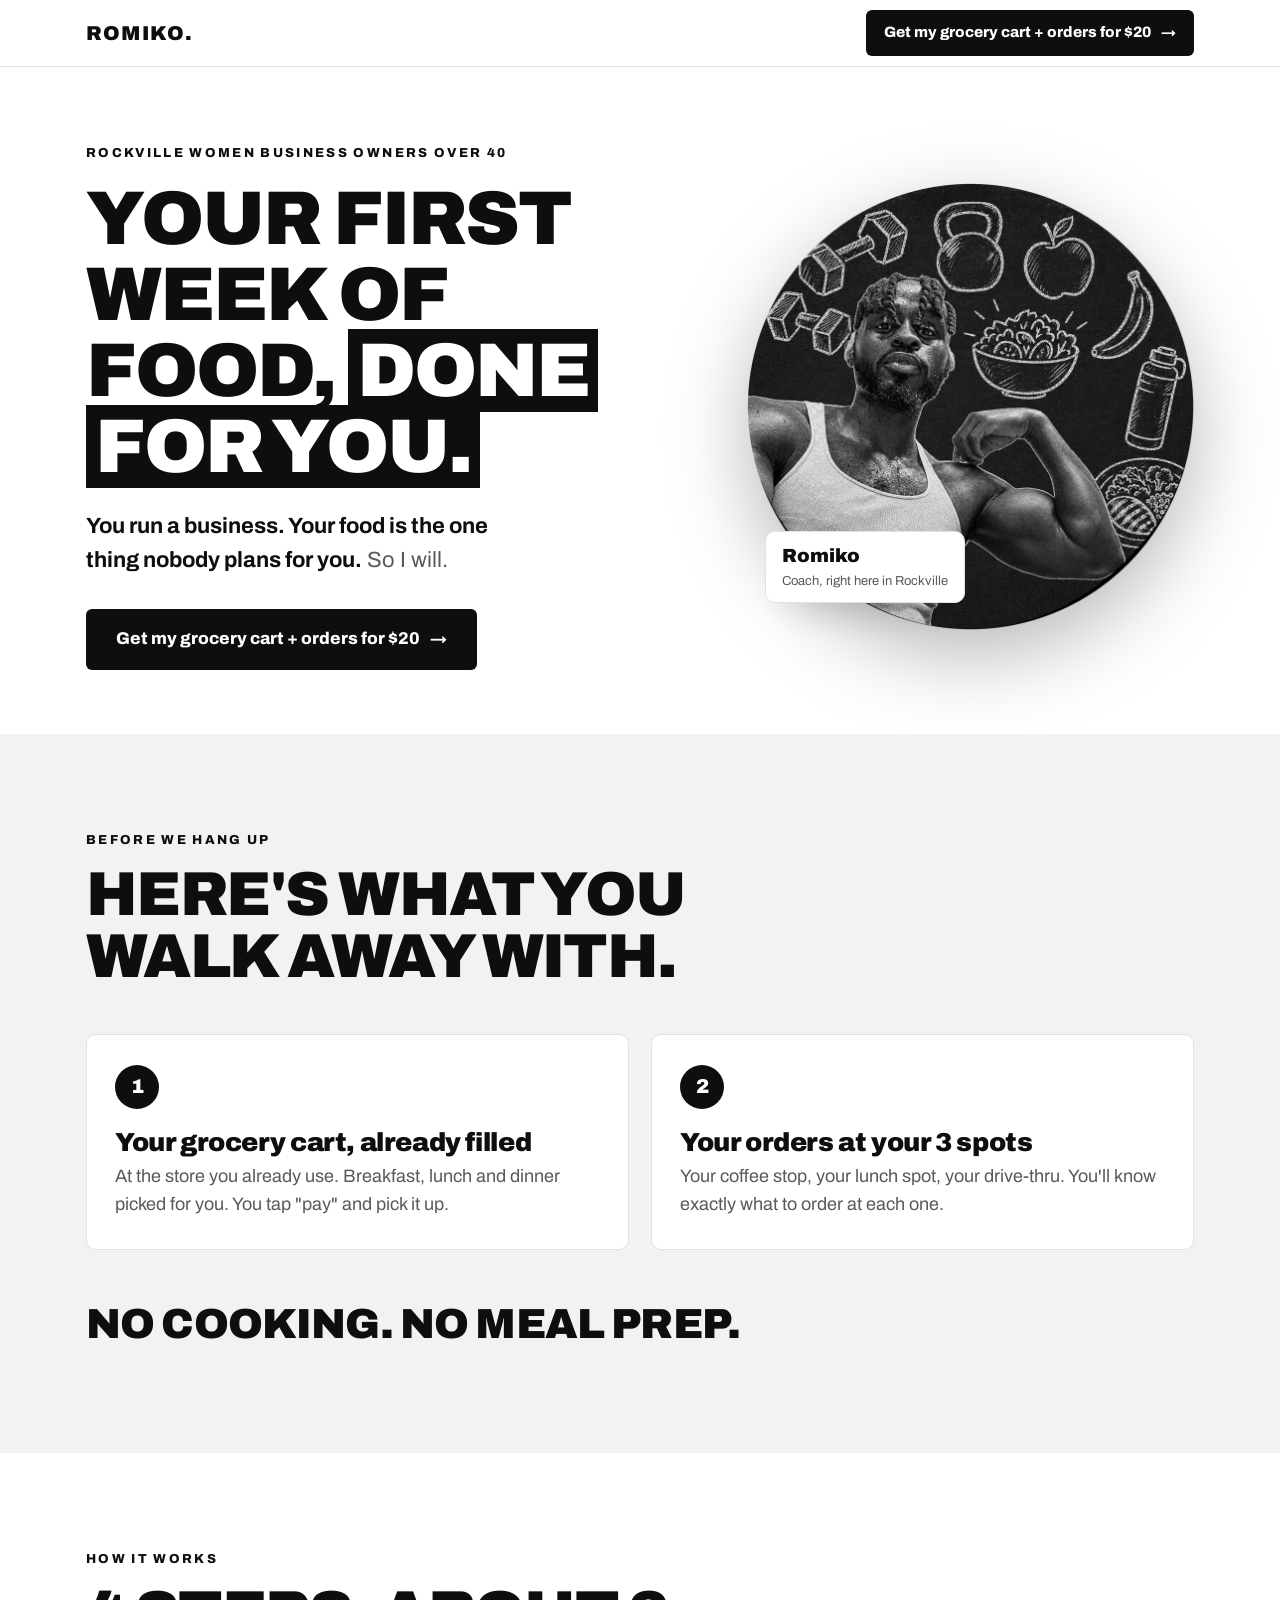
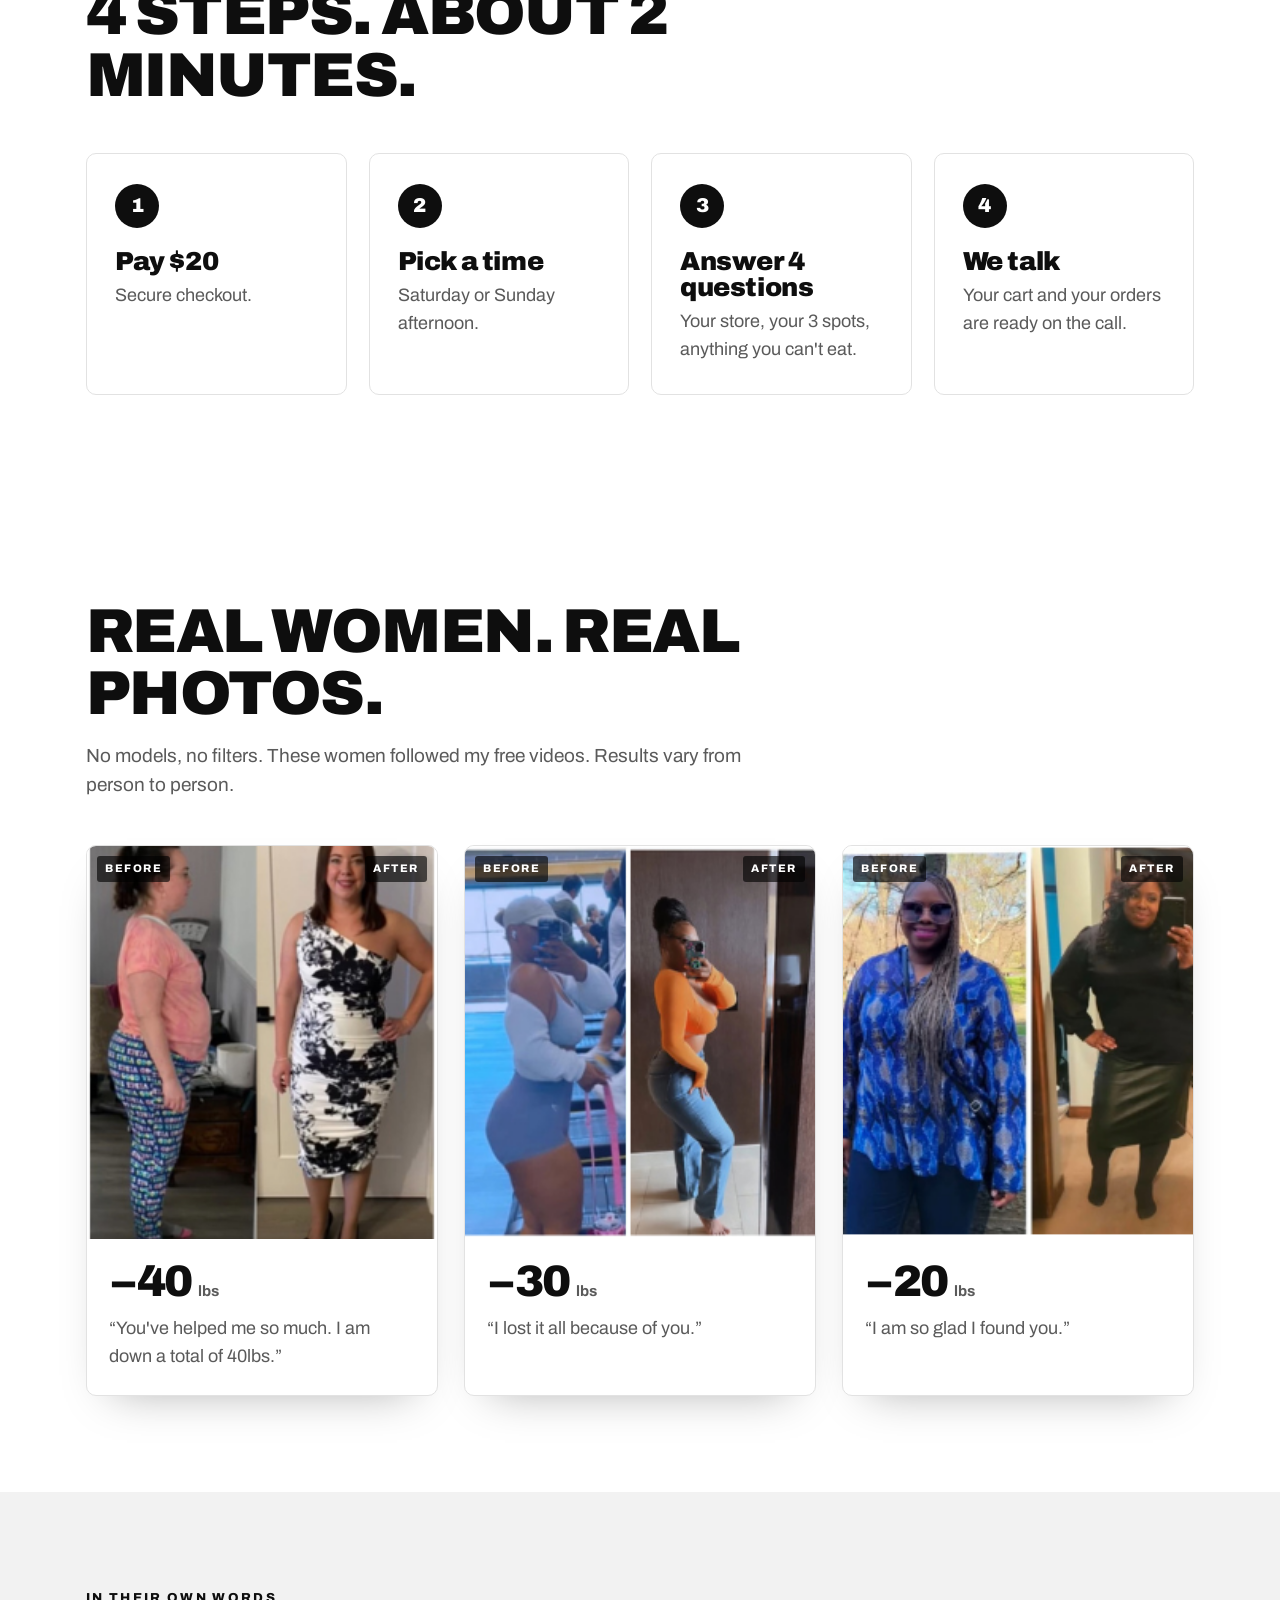
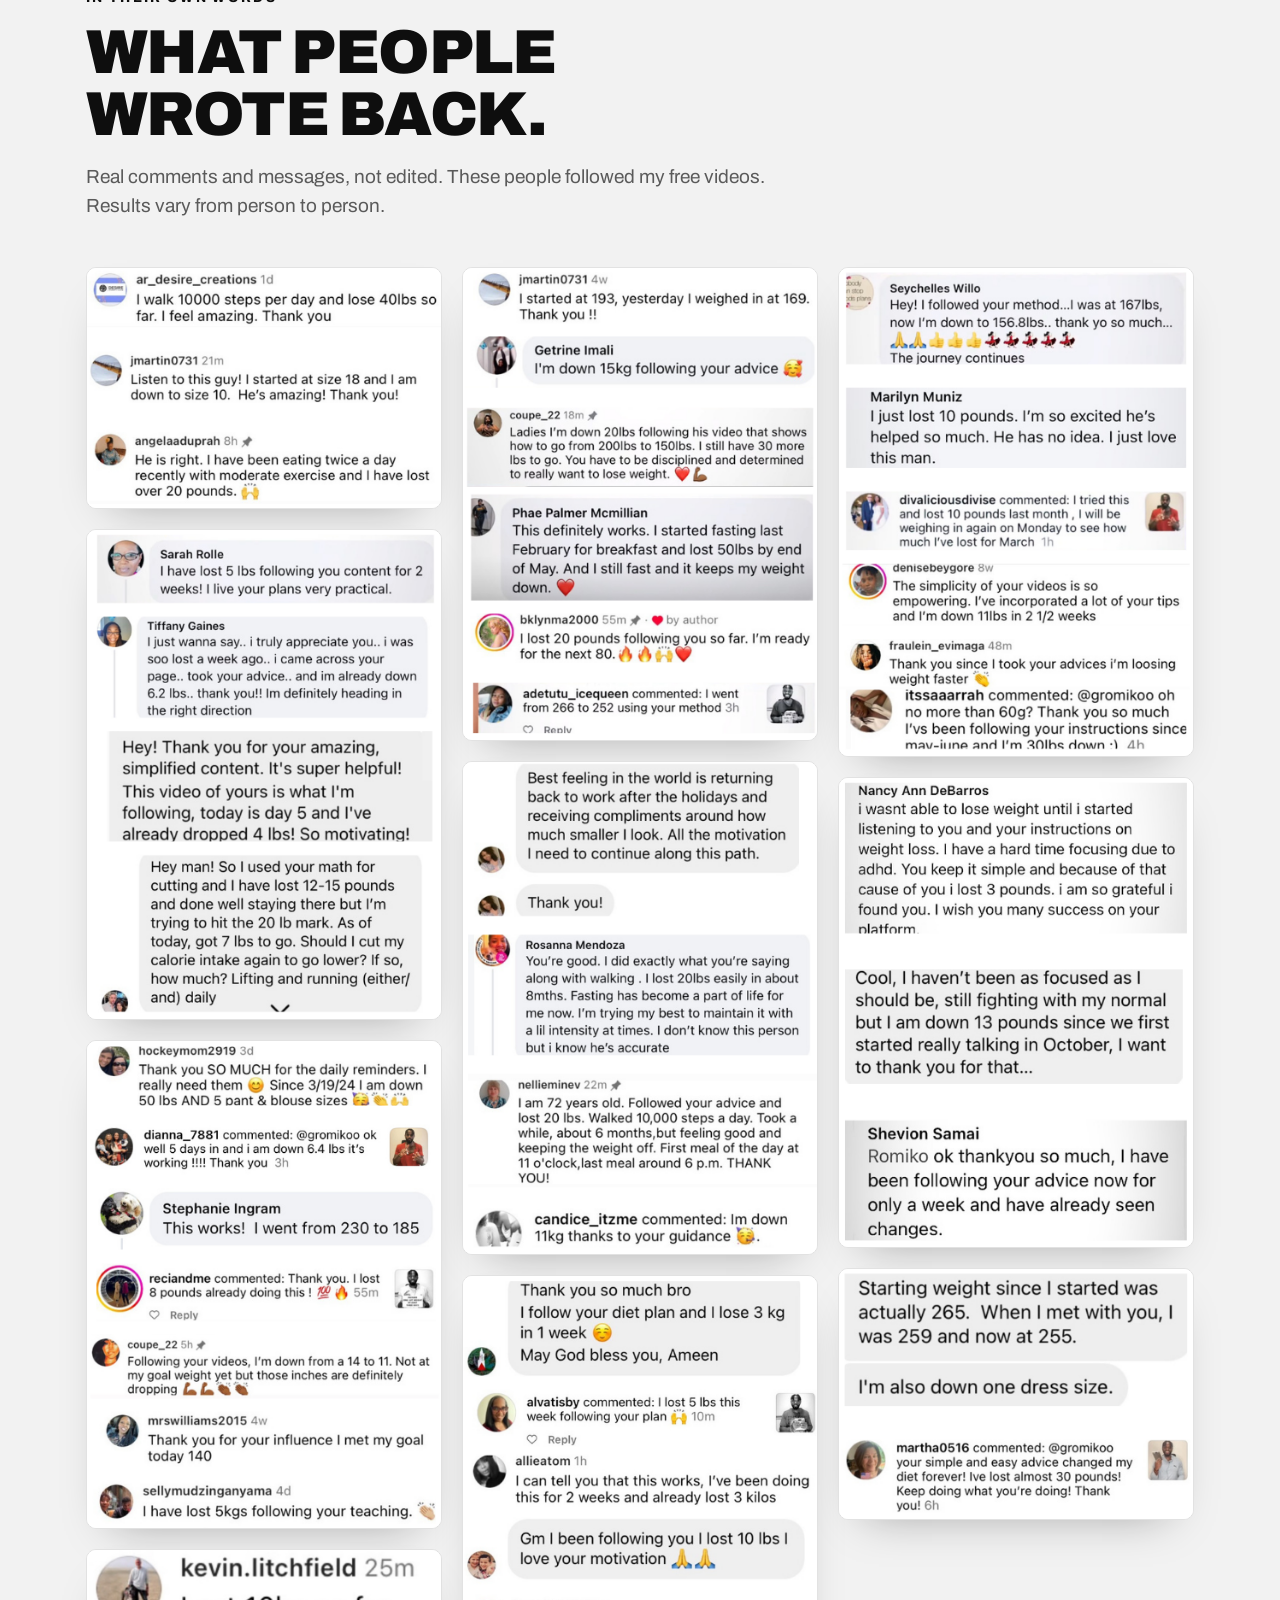
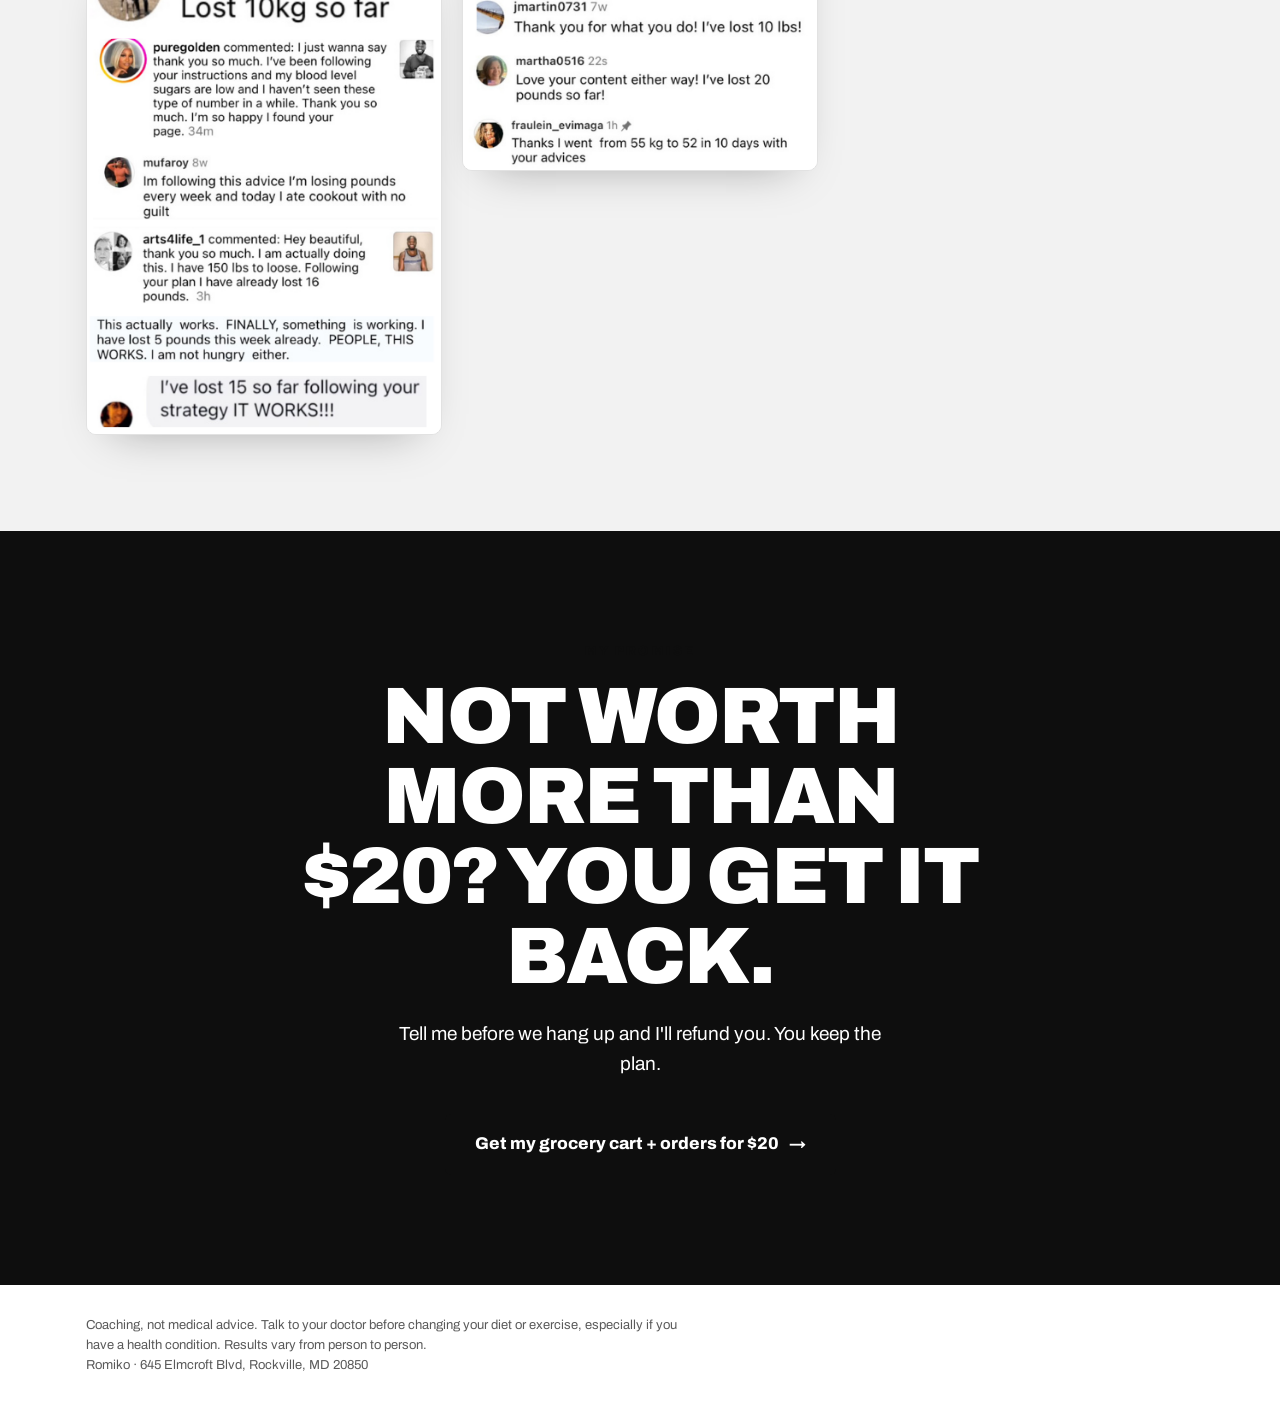
<file: index.html>
<!doctype html>
<html lang="en">
<head>
<meta charset="utf-8">
<meta name="viewport" content="width=device-width, initial-scale=1">
<title>Romiko Coaching</title>
<meta name="description" content="For Rockville women business owners over 40. 30 minutes and $20: your grocery cart filled and your go-to orders picked before we hang up.">
<meta property="og:type" content="website">
<meta property="og:url" content="https://gromikoo.github.io/lose-20/">
<meta property="og:title" content="Your First Week of Food, Done For You — Rockville Women Business Owners Over 40">
<meta property="og:description" content="$20, 30 minutes: your grocery cart filled at your store and your order picked at your 3 go-to spots, before we hang up.">
<meta property="og:image" content="https://gromikoo.github.io/lose-20/img/share.jpg">
<meta property="og:image:width" content="1200">
<meta property="og:image:height" content="627">
<meta name="twitter:card" content="summary_large_image">
<link rel="preconnect" href="https://fonts.googleapis.com">
<link rel="preconnect" href="https://fonts.gstatic.com" crossorigin>
<link href="https://fonts.googleapis.com/css2?family=Archivo:wght@400;500;600;800;900&display=swap" rel="stylesheet">
<link rel="stylesheet" href="style.css">
<script src="track.js"></script>
</head>
<body>

<nav>
  <div class="wrap">
    <a class="logo" href="./">Romiko<span>.</span></a>
    <a class="btn pay" href="https://buy.stripe.com/28EfZhc9v9Z80Si1YJ87K00">Get my grocery cart + orders for $20 <span class="arr">→</span></a>
  </div>
</nav>

<header class="hero">
  <div class="wrap hero-grid">
    <div>
      <div class="eyebrow rise">Rockville women business owners over 40</div>
      <h1 class="rise d1">Your first week of food, <span class="hl">done for you.</span></h1>
      <p class="lead rise d2"><b>You run a business. Your food is the one thing nobody plans for you.</b> So I will.</p>
      <a class="btn pay rise d3" href="https://buy.stripe.com/28EfZhc9v9Z80Si1YJ87K00">Get my grocery cart + orders for $20 <span class="arr">→</span></a>
    </div>
    <div class="hero-me rise d4">
      <img src="img/romiko.webp" alt="Romiko, your coach" width="900" height="900">
      <div class="me-badge"><b>Romiko</b><span>Coach, right here in Rockville</span></div>
    </div>
  </div>
</header>

<section class="how">
  <div class="wrap">
    <div class="sec-head reveal">
      <div class="eyebrow">Before we hang up</div>
      <h2>Here's what you walk away with.</h2>
    </div>
    <div class="steps two-up">
      <div class="step reveal"><div class="n">1</div><h3>Your grocery cart, already filled</h3><p>At the store you already use. Breakfast, lunch and dinner picked for you. You tap "pay" and pick it up.</p></div>
      <div class="step reveal"><div class="n">2</div><h3>Your orders at your 3 spots</h3><p>Your coffee stop, your lunch spot, your drive-thru. You'll know exactly what to order at each one.</p></div>
    </div>
    <p class="you reveal">No cooking. No meal prep.</p>
  </div>
</section>

<section>
  <div class="wrap">
    <div class="sec-head reveal">
      <div class="eyebrow">How it works</div>
      <h2>4 steps. About 2 minutes.</h2>
    </div>
    <div class="steps four">
      <div class="step reveal"><div class="n">1</div><h3>Pay $20</h3><p>Secure checkout.</p></div>
      <div class="step reveal"><div class="n">2</div><h3>Pick a time</h3><p>Saturday or Sunday afternoon.</p></div>
      <div class="step reveal"><div class="n">3</div><h3>Answer 4 questions</h3><p>Your store, your 3 spots, anything you can't eat.</p></div>
      <div class="step reveal"><div class="n">4</div><h3>We talk</h3><p>Your cart and your orders are ready on the call.</p></div>
    </div>
  </div>
</section>

<section id="proof">
  <div class="wrap">
    <div class="sec-head reveal">
      <h2>Real women. Real photos.</h2>
      <p>No models, no filters. These women followed my free videos. Results vary from person to person.</p>
    </div>
    <div class="ba">
      <article class="ba-card reveal">
        <div class="ba-img"><img src="img/ba-40.png" alt="Before and after, down 40 lbs"><span class="b">Before</span><span class="a">After</span></div>
        <div class="ba-body"><div class="lbs">−40<small>lbs</small></div><q>You've helped me so much. I am down a total of 40lbs.</q></div>
      </article>
      <article class="ba-card reveal">
        <div class="ba-img"><img src="img/ba-30.png" alt="Before and after, down 30 lbs"><span class="b">Before</span><span class="a">After</span></div>
        <div class="ba-body"><div class="lbs">−30<small>lbs</small></div><q>I lost it all because of you.</q></div>
      </article>
      <article class="ba-card reveal">
        <div class="ba-img"><img src="img/ba-20.png" alt="Before and after, down 20 lbs"><span class="b">Before</span><span class="a">After</span></div>
        <div class="ba-body"><div class="lbs">−20<small>lbs</small></div><q>I am so glad I found you.</q></div>
      </article>
    </div>
  </div>
</section>

<section style="background:var(--bg2)">
  <div class="wrap">
    <div class="sec-head reveal">
      <div class="eyebrow">In their own words</div>
      <h2>What people wrote back.</h2>
      <p>Real comments and messages, not edited. These people followed my free videos. Results vary from person to person.</p>
    </div>
    <div class="wall">
      <figure class="reveal"><img src="img/c-03.png" alt="Comments and messages from people who followed Romiko's free videos" loading="lazy"></figure>
      <figure class="reveal"><img src="img/c-04.png" alt="Comments and messages from people who followed Romiko's free videos" loading="lazy"></figure>
      <figure class="reveal"><img src="img/c-05.png" alt="Comments and messages from people who followed Romiko's free videos" loading="lazy"></figure>
      <figure class="reveal"><img src="img/c-06.png" alt="Comments and messages from people who followed Romiko's free videos" loading="lazy"></figure>
      <figure class="reveal"><img src="img/c-07.png" alt="Comments and messages from people who followed Romiko's free videos" loading="lazy"></figure>
      <figure class="reveal"><img src="img/c-08.png" alt="Comments and messages from people who followed Romiko's free videos" loading="lazy"></figure>
      <figure class="reveal"><img src="img/c-09.png" alt="Comments and messages from people who followed Romiko's free videos" loading="lazy"></figure>
      <figure class="reveal"><img src="img/c-10.png" alt="Comments and messages from people who followed Romiko's free videos" loading="lazy"></figure>
      <figure class="reveal"><img src="img/c-11.png" alt="Comments and messages from people who followed Romiko's free videos" loading="lazy"></figure>
      <figure class="reveal"><img src="img/c-12.png" alt="Comments and messages from people who followed Romiko's free videos" loading="lazy"></figure>
    </div>
  </div>
</section>

<section class="cta" id="pay">
  <div class="wrap">
    <div class="eyebrow reveal">My promise</div>
    <h2 class="reveal">Not worth more than $20? You get it back.</h2>
    <p class="reveal">Tell me before we hang up and I'll refund you. You keep the plan.</p>
    <a class="btn pay reveal" id="paybtn" href="https://buy.stripe.com/28EfZhc9v9Z80Si1YJ87K00">Get my grocery cart + orders for $20 <span class="arr">→</span></a>
  </div>
</section>

<footer>
  <div class="wrap">
    <p>Coaching, not medical advice. Talk to your doctor before changing your diet or exercise, especially if you have a health condition. Results vary from person to person.</p>
    <p>Romiko · 645 Elmcroft Blvd, Rockville, MD 20850</p>
  </div>
</footer>

<script>
const io=new IntersectionObserver(es=>es.forEach(e=>{if(e.isIntersecting){e.target.classList.add('in');io.unobserve(e.target)}}),{threshold:.12});
document.querySelectorAll('.reveal').forEach(el=>io.observe(el));
document.querySelectorAll('a.pay').forEach(a=>a.addEventListener('click',()=>track('InitiateCheckout',{value:20,currency:'USD'})));
</script>
</body>
</html>
</file>
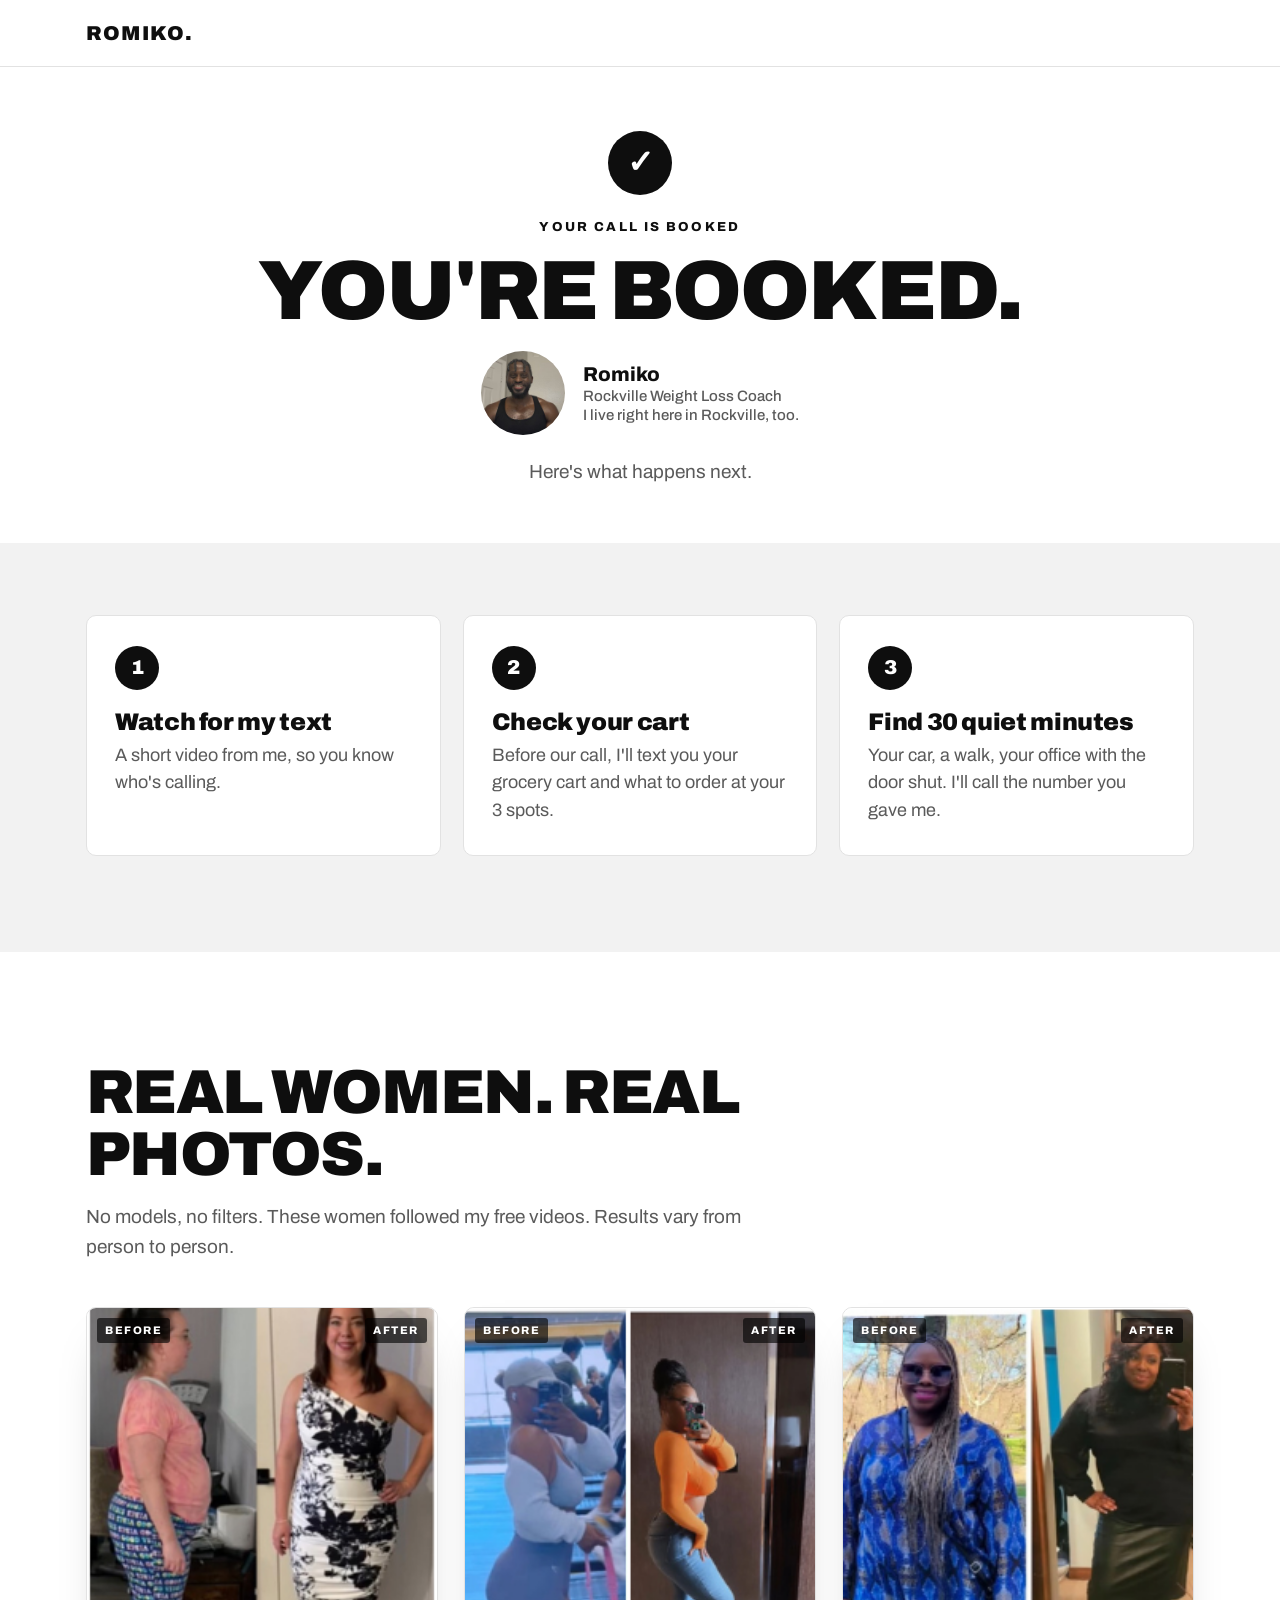
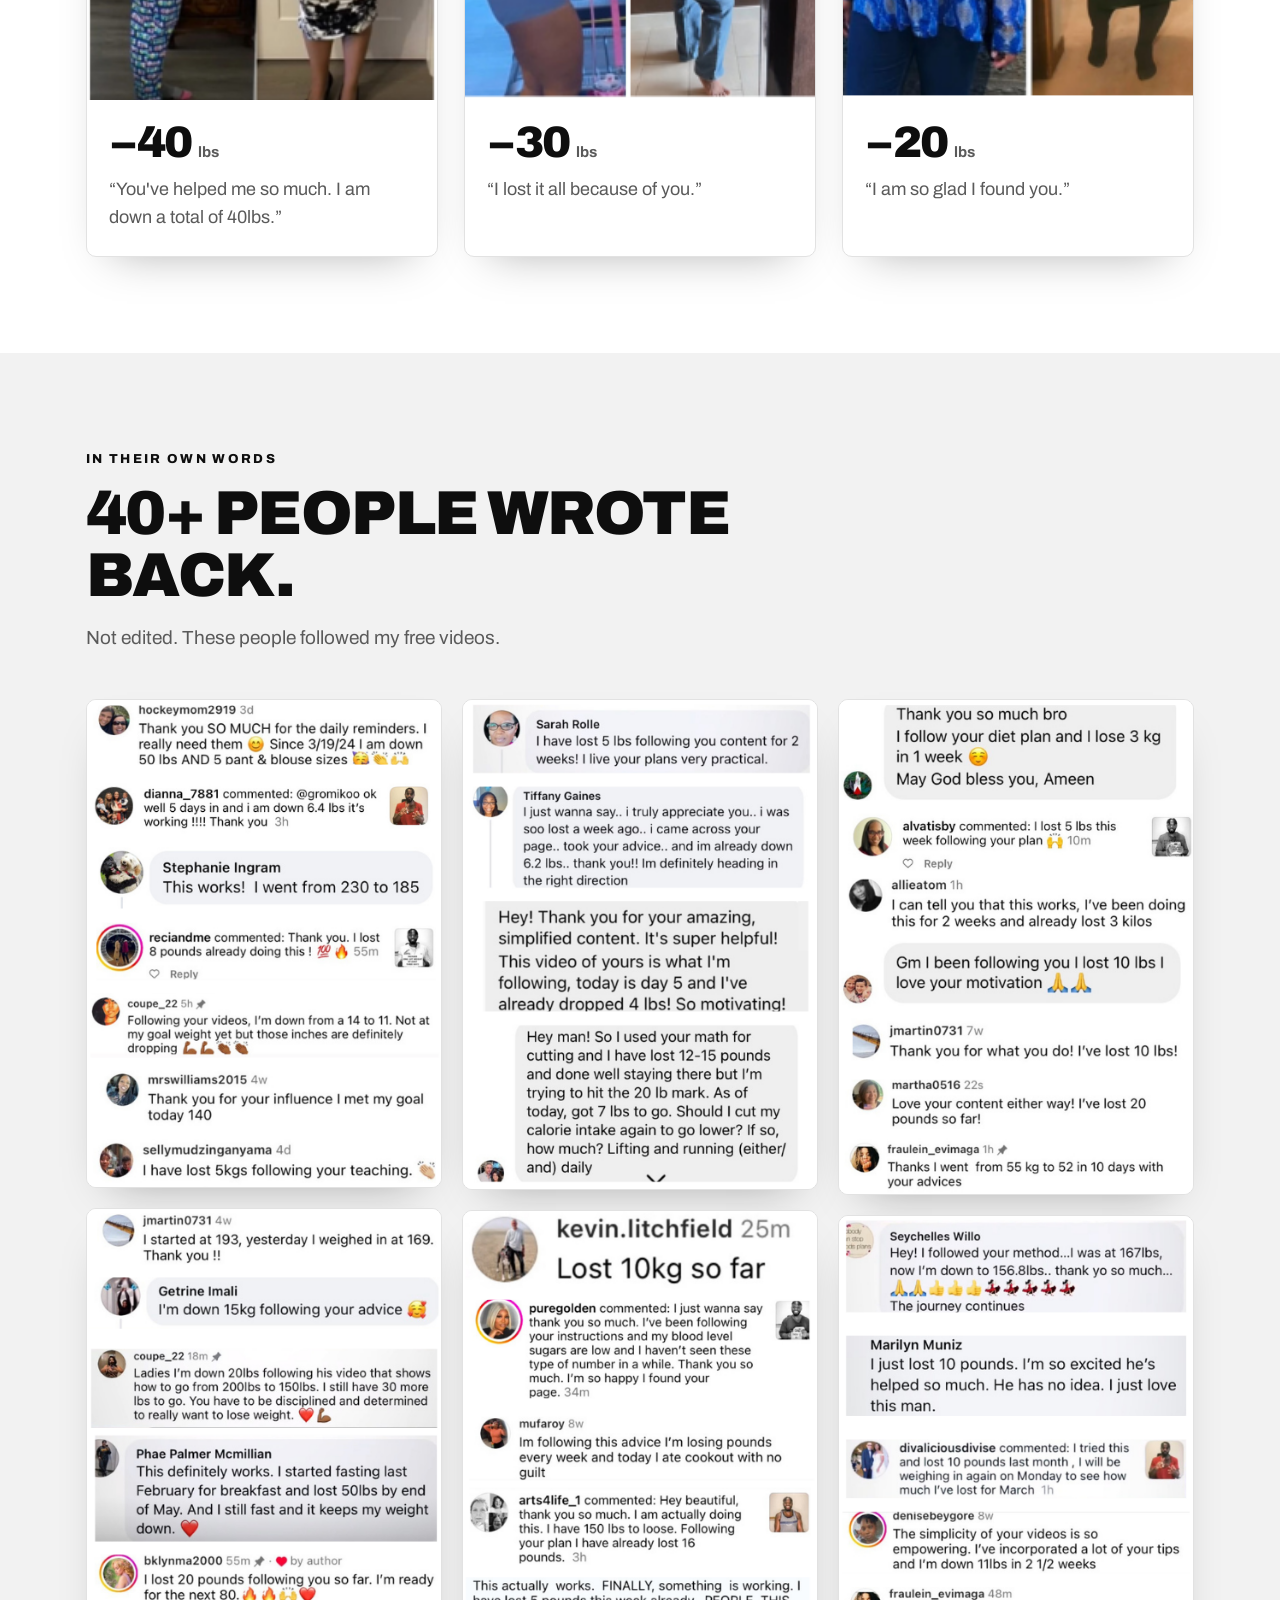
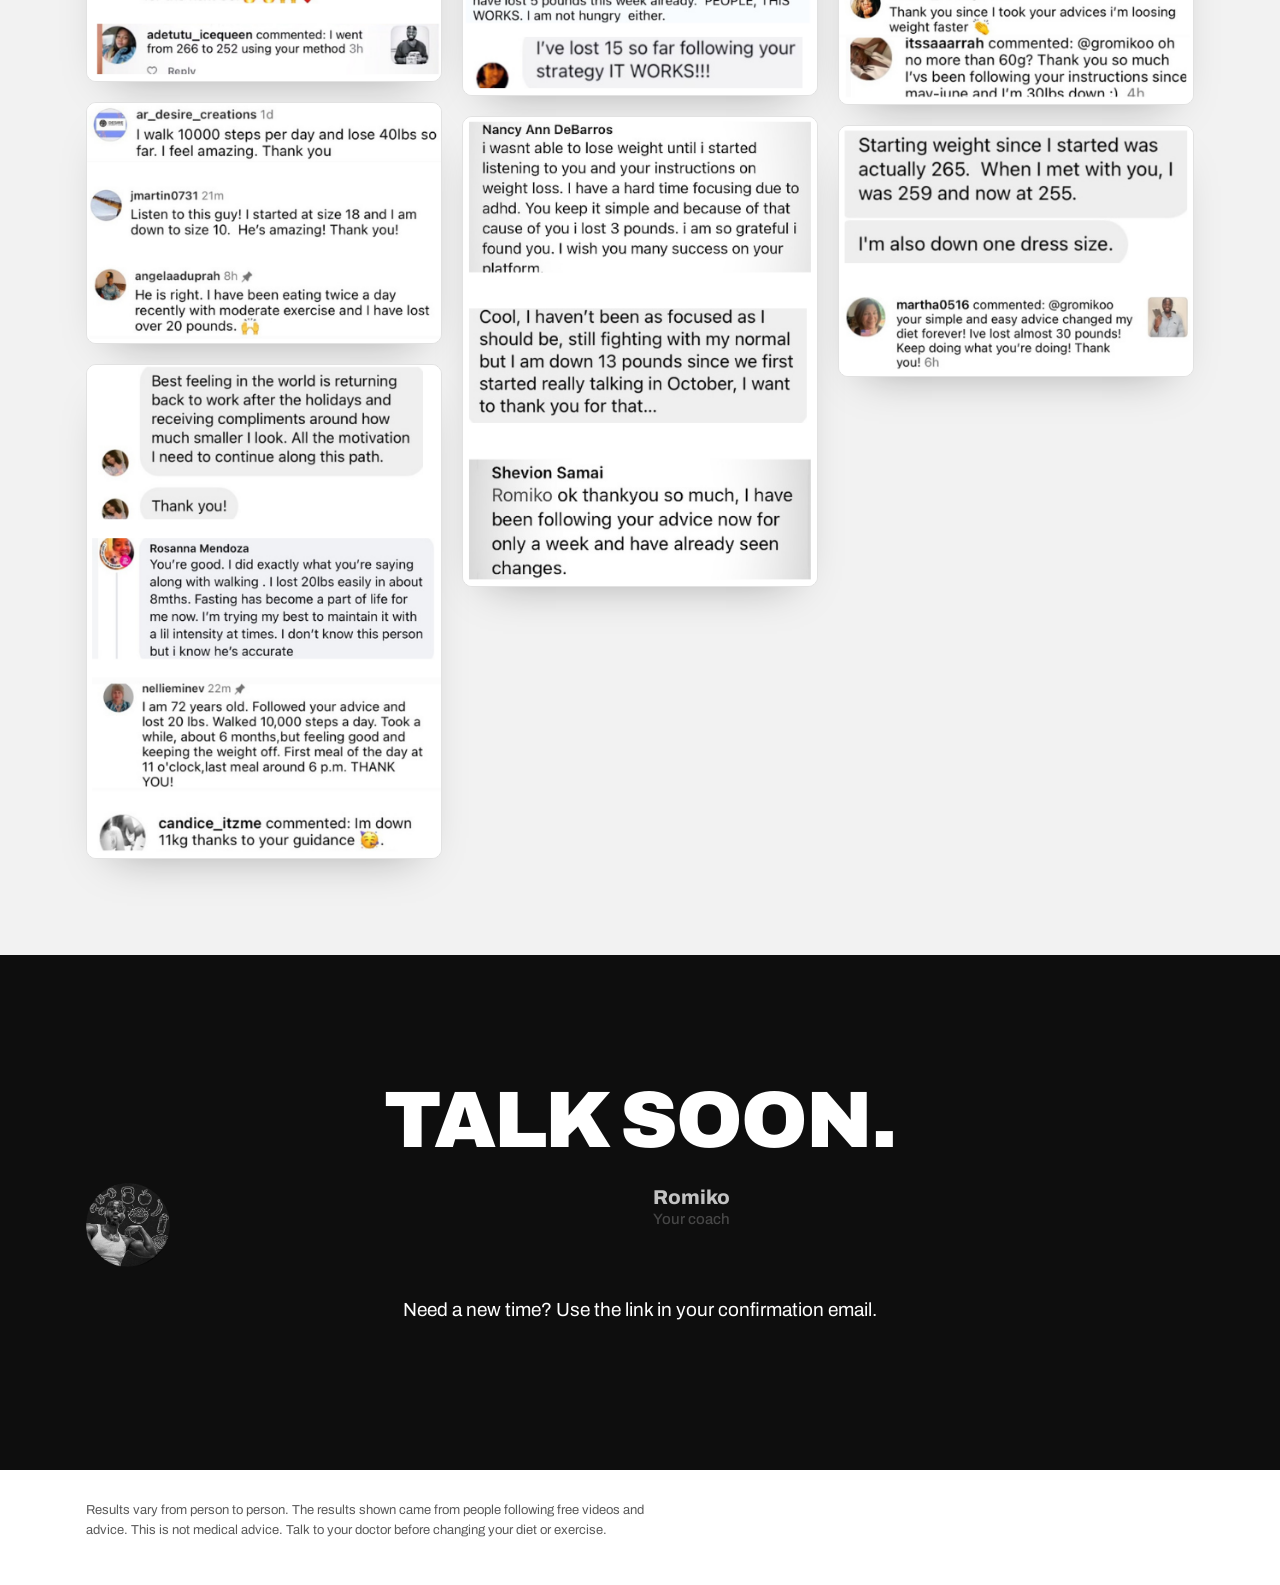
<file: booked.html>
<!doctype html>
<html lang="en">
<head>
<meta charset="utf-8">
<meta name="viewport" content="width=device-width, initial-scale=1">
<meta name="robots" content="noindex">
<title>You're Booked</title>
<link rel="preconnect" href="https://fonts.googleapis.com">
<link rel="preconnect" href="https://fonts.gstatic.com" crossorigin>
<link href="https://fonts.googleapis.com/css2?family=Archivo:wght@400;500;600;800;900&display=swap" rel="stylesheet">
<link rel="stylesheet" href="style.css">
</head>
<body>

<nav>
  <div class="wrap">
    <a class="logo" href="./">Romiko<span>.</span></a>
  </div>
</nav>

<header class="booked-hero">
  <div class="wrap">
    <div class="check rise">✓</div>
    <div class="eyebrow rise d1">Your call is booked</div>
    <h1 class="rise d1" id="hi">You're booked<span>.</span></h1>
    <div class="sign rise d2" style="margin:6px 0 22px"><img src="img/romiko-smile.jpg" alt="Romiko" style="border-radius:50%;object-fit:cover"><p>Romiko<span>Rockville Weight Loss Coach</span><span>I live right here in Rockville, too.</span></p></div>
    <div class="when rise d2" id="when" hidden></div>
    <p class="sub rise d3">Here's what happens next.</p>
  </div>
</header>

<section class="how" style="padding-top:72px">
  <div class="wrap">
    <div class="todo">
      <div class="step reveal"><div class="n">1</div><h3>Watch for my text</h3><p>A short video from me, so you know who's calling.</p></div>
      <div class="step reveal"><div class="n">2</div><h3>Check your cart</h3><p>Before our call, I'll text you your grocery cart and what to order at your 3 spots.</p></div>
      <div class="step reveal"><div class="n">3</div><h3>Find 30 quiet minutes</h3><p>Your car, a walk, your office with the door shut. I'll call the number you gave me.</p></div>
    </div>
  </div>
</section>

<section id="proof">
  <div class="wrap">
    <div class="sec-head reveal">
      <h2>Real women. Real photos.</h2>
      <p>No models, no filters. These women followed my free videos. Results vary from person to person.</p>
    </div>
    <div class="ba">
      <article class="ba-card reveal">
        <div class="ba-img"><img src="img/ba-40.png" alt="Before and after, down 40 lbs"><span class="b">Before</span><span class="a">After</span></div>
        <div class="ba-body"><div class="lbs">−40<small>lbs</small></div><q>You've helped me so much. I am down a total of 40lbs.</q></div>
      </article>
      <article class="ba-card reveal">
        <div class="ba-img"><img src="img/ba-30.png" alt="Before and after, down 30 lbs"><span class="b">Before</span><span class="a">After</span></div>
        <div class="ba-body"><div class="lbs">−30<small>lbs</small></div><q>I lost it all because of you.</q></div>
      </article>
      <article class="ba-card reveal">
        <div class="ba-img"><img src="img/ba-20.png" alt="Before and after, down 20 lbs"><span class="b">Before</span><span class="a">After</span></div>
        <div class="ba-body"><div class="lbs">−20<small>lbs</small></div><q>I am so glad I found you.</q></div>
      </article>
    </div>
  </div>
</section>

<section style="background:var(--bg2)">
  <div class="wrap">
    <div class="sec-head reveal">
      <div class="eyebrow">In their own words</div>
      <h2>40+ people wrote back.</h2>
      <p>Not edited. These people followed my free videos.</p>
    </div>
    <div class="wall">
      <figure class="reveal"><img src="img/c-05.png" alt="Comments: down 50 lbs, 230 to 185, size 14 to 11" loading="lazy"></figure>
      <figure class="reveal"><img src="img/c-07.png" alt="Comments: 193 to 169, down 20 lbs, lost 50 lbs" loading="lazy"></figure>
      <figure class="reveal"><img src="img/c-03.png" alt="Comments: lost 40 lbs walking, size 18 to size 10" loading="lazy"></figure>
      <figure class="reveal"><img src="img/c-08.png" alt="Comments: lost 20 lbs, age 72 lost 20 lbs" loading="lazy"></figure>
      <figure class="reveal"><img src="img/c-04.png" alt="Comments: lost 5 lbs in 2 weeks, down 6.2 lbs" loading="lazy"></figure>
      <figure class="reveal"><img src="img/c-06.png" alt="Comments: lost 16 lbs, lost 15 lbs" loading="lazy"></figure>
      <figure class="reveal"><img src="img/c-11.png" alt="Comments: down 13 pounds" loading="lazy"></figure>
      <figure class="reveal"><img src="img/c-09.png" alt="Comments: lost 10 lbs, lost 20 pounds so far" loading="lazy"></figure>
      <figure class="reveal"><img src="img/c-10.png" alt="Comments: 167 to 156.8, down 11 lbs in 2.5 weeks, 30 lbs down" loading="lazy"></figure>
      <figure class="reveal"><img src="img/c-12.png" alt="Comments: down one dress size, lost almost 30 pounds" loading="lazy"></figure>
    </div>
  </div>
</section>

<section class="cta">
  <div class="wrap">
    <h2 class="reveal" id="see">Talk soon.</h2>
    <div class="sign reveal">
      <img src="img/romiko.webp" alt="Romiko">
      <p>Romiko<span>Your coach</span></p>
    </div>
    <p class="reveal" style="margin-top:28px">Need a new time? Use the link in your confirmation email.</p>
  </div>
</section>

<footer>
  <div class="wrap">
    <p>Results vary from person to person. The results shown came from people following free videos and advice. This is not medical advice. Talk to your doctor before changing your diet or exercise.</p>
  </div>
</footer>

<script>
const io=new IntersectionObserver(es=>es.forEach(e=>{if(e.isIntersecting){e.target.classList.add('in');io.unobserve(e.target)}}),{threshold:.12});
document.querySelectorAll('.reveal').forEach(el=>io.observe(el));

// Calendly adds her name + call time to the address (setting: "Pass event details").
const q=new URLSearchParams(location.search);
const full=(q.get('invitee_first_name')||q.get('invitee_full_name')||'').trim();
const first=full.split(/\s+/)[0];
if(first){
  const h=document.getElementById('hi'); h.textContent="You're booked, "+first;
  const dot=document.createElement('span'); dot.textContent='.'; h.appendChild(dot);
}
const start=q.get('event_start_time');
const d=start?new Date(start):null;
if(d&&!isNaN(d)){
  const w=document.getElementById('when');
  w.textContent=d.toLocaleDateString('en-US',{weekday:'long',month:'long',day:'numeric'})+' · '+d.toLocaleTimeString('en-US',{hour:'numeric',minute:'2-digit'});
  w.hidden=false;
  document.getElementById('see').textContent='See you '+d.toLocaleDateString('en-US',{weekday:'long'})+'.';
}
</script>
</body>
</html>
</file>
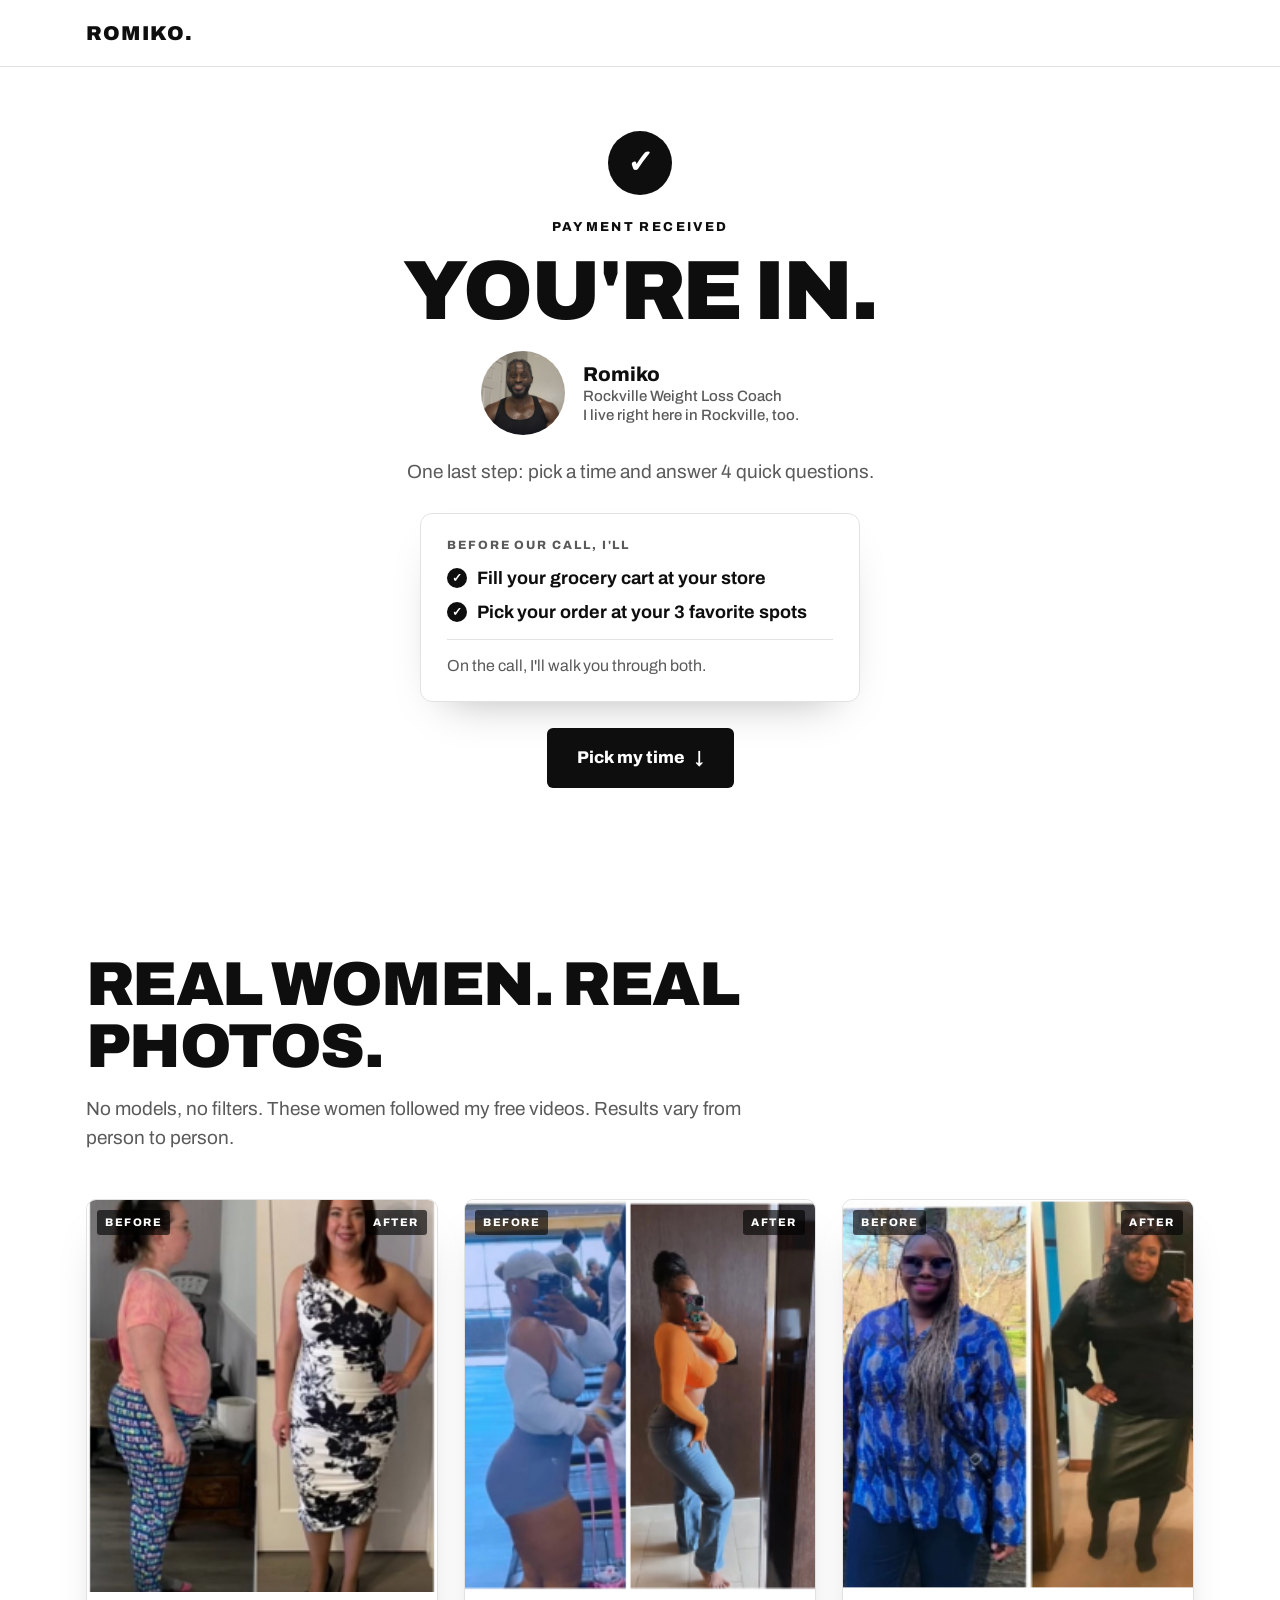
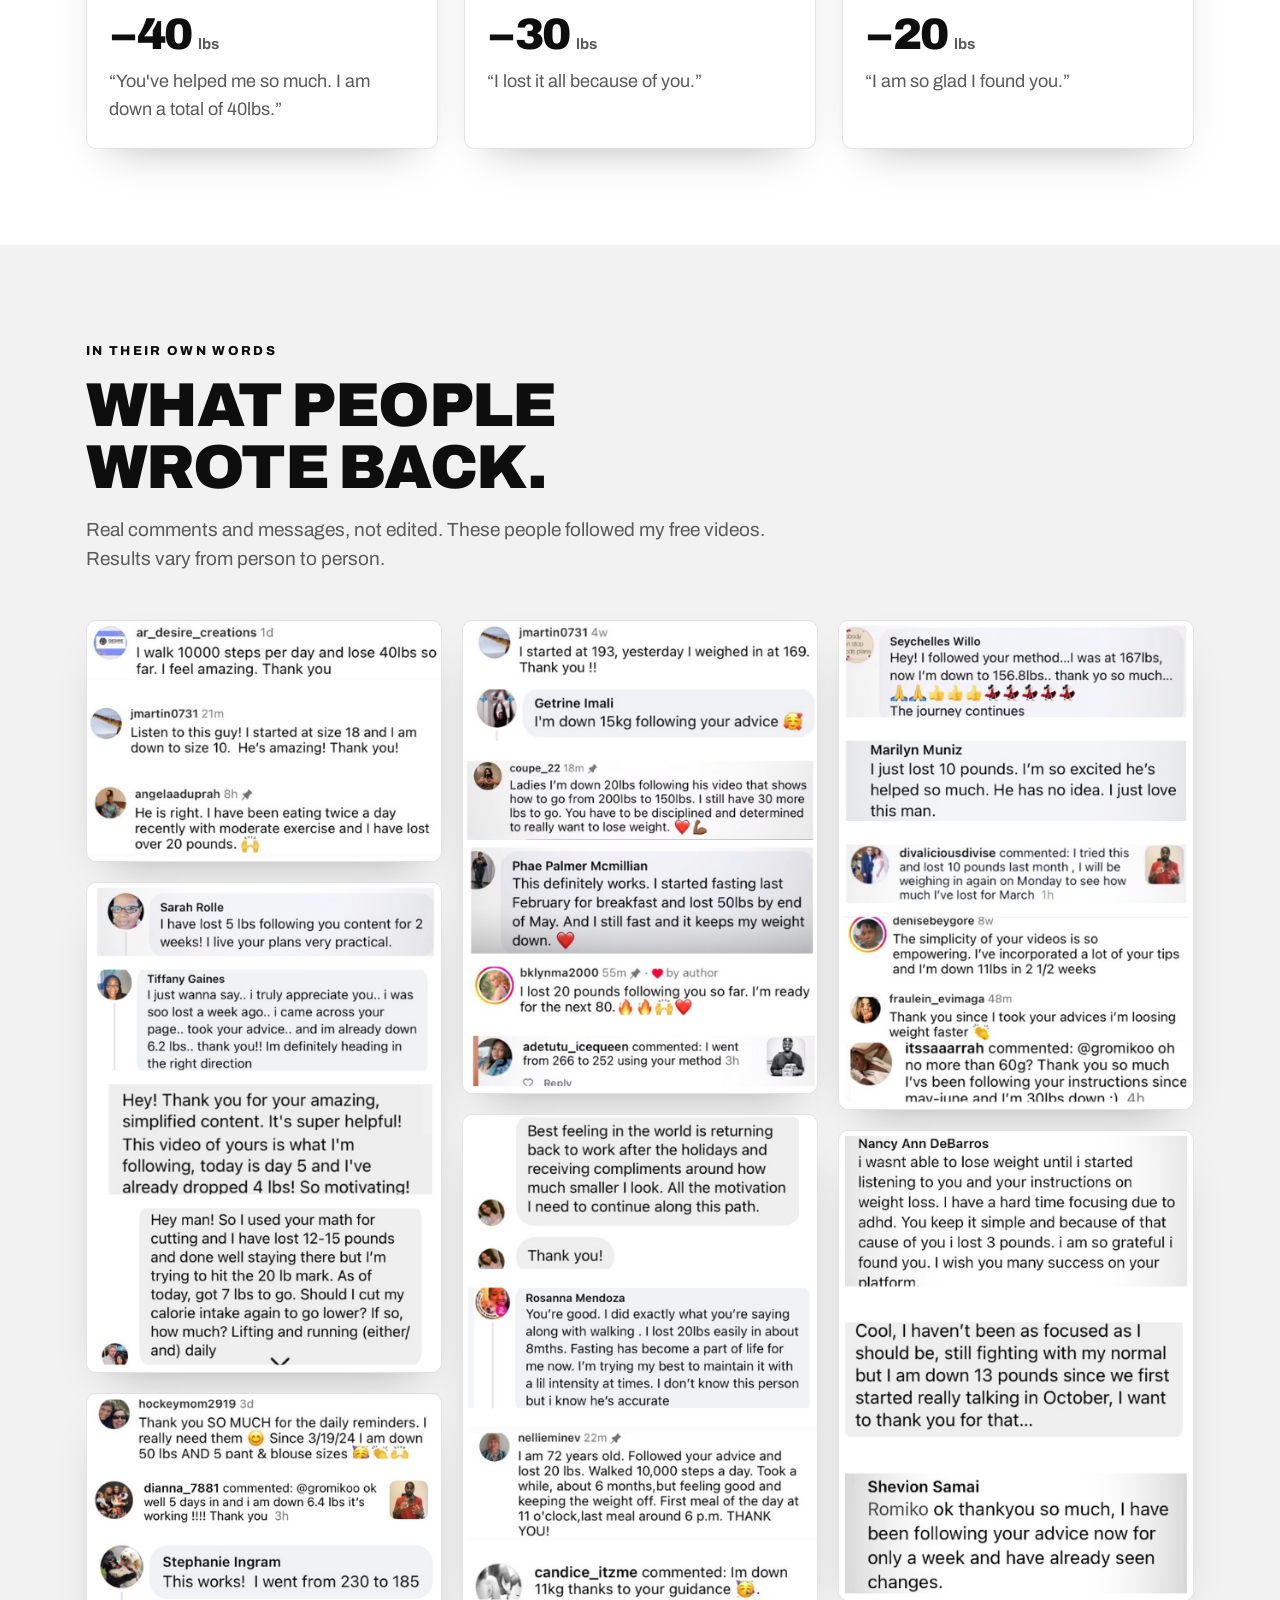
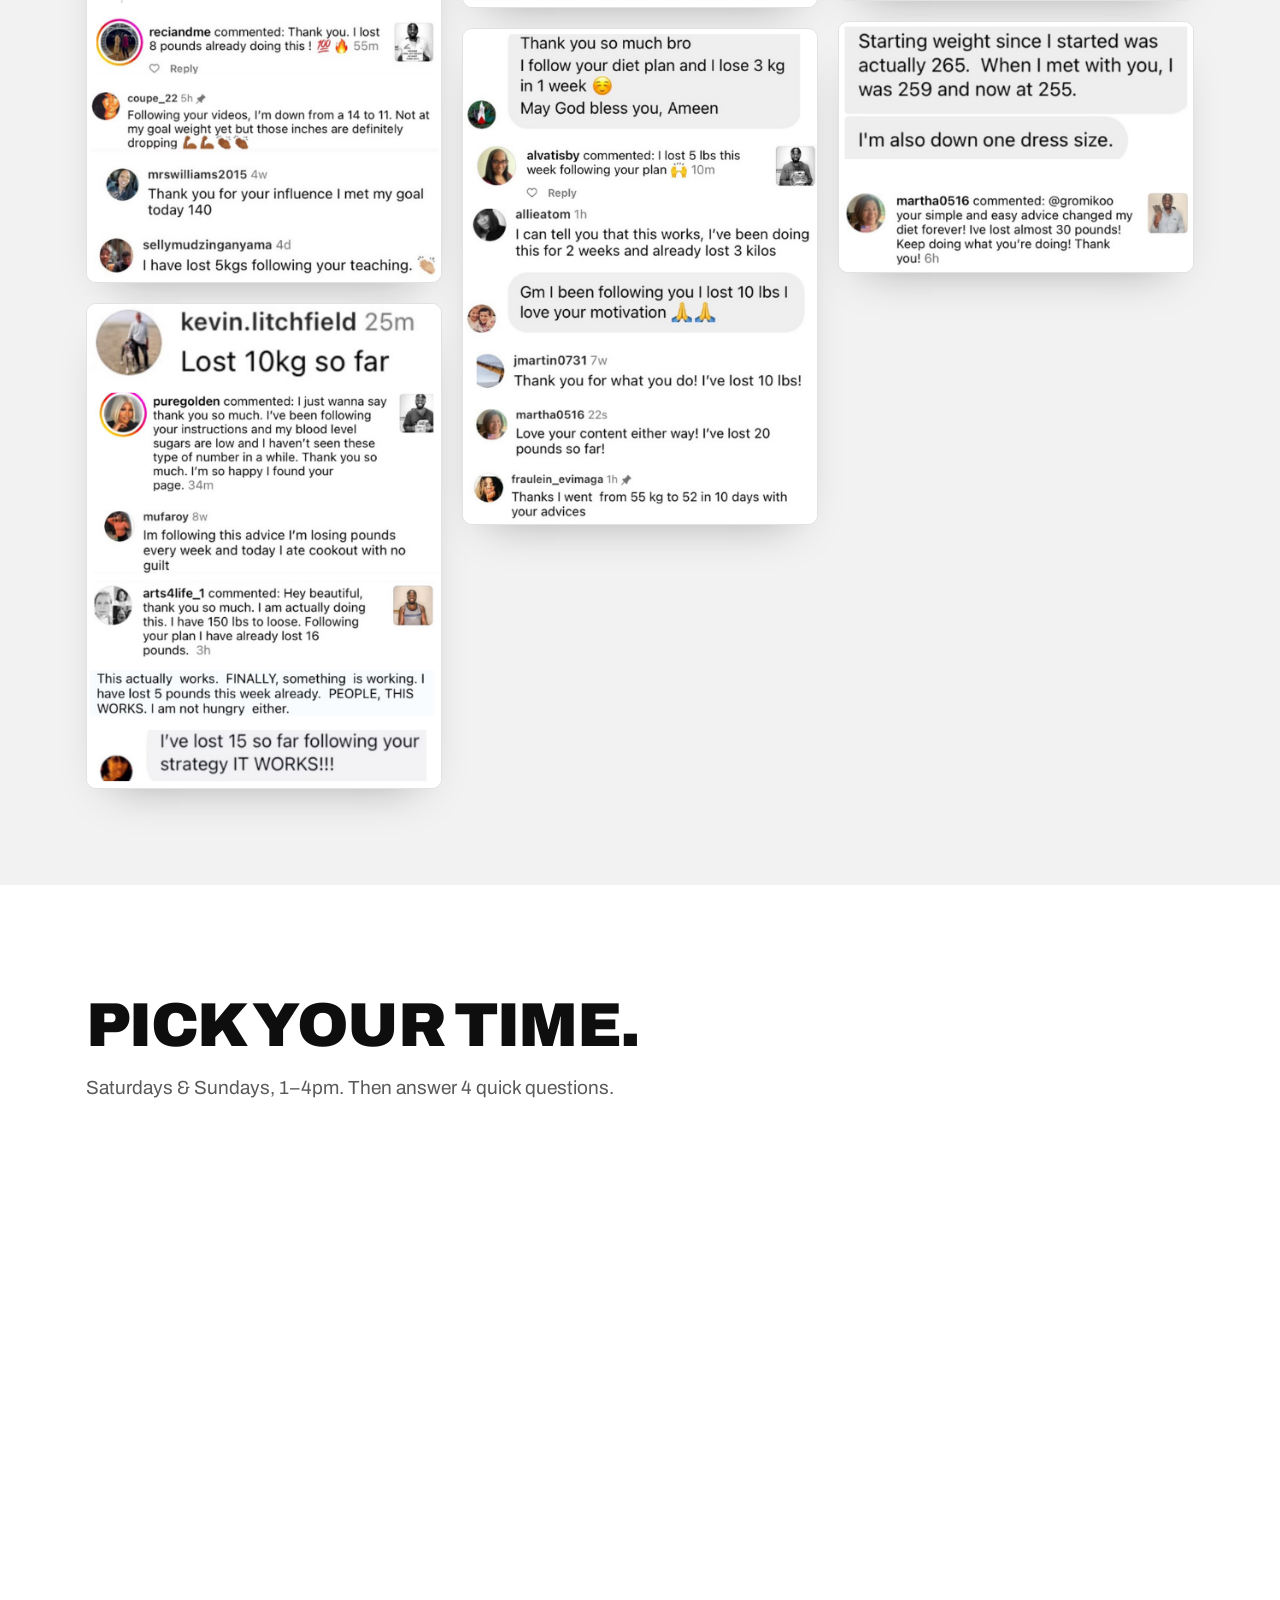
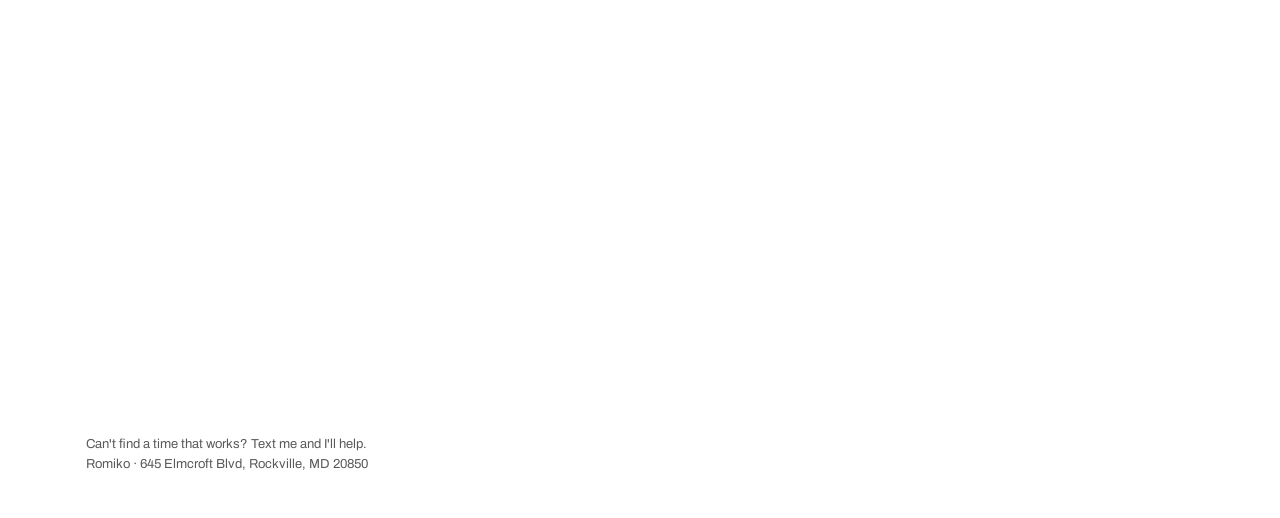
<file: paid.html>
<!doctype html>
<html lang="en">
<head>
<meta charset="utf-8">
<meta name="viewport" content="width=device-width, initial-scale=1">
<meta name="robots" content="noindex">
<title>You're In: Pick Your Time</title>
<link rel="preconnect" href="https://fonts.googleapis.com">
<link rel="preconnect" href="https://fonts.gstatic.com" crossorigin>
<link href="https://fonts.googleapis.com/css2?family=Archivo:wght@400;500;600;800;900&display=swap" rel="stylesheet">
<link rel="stylesheet" href="style.css">
<script src="track.js"></script>
</head>
<body>

<nav>
  <div class="wrap">
    <a class="logo" href="./">Romiko<span>.</span></a>
  </div>
</nav>

<header class="booked-hero">
  <div class="wrap">
    <div class="check rise">✓</div>
    <div class="eyebrow rise d1">Payment received</div>
    <h1 class="rise d1">You're in<span>.</span></h1>
    <div class="sign rise d2" style="margin:6px 0 22px"><img src="img/romiko-smile.jpg" alt="Romiko" style="border-radius:50%;object-fit:cover"><p>Romiko<span>Rockville Weight Loss Coach</span><span>I live right here in Rockville, too.</span></p></div>
    <p class="sub rise d2">One last step: pick a time and answer 4 quick questions.</p>
    <div class="next-card rise d3">
      <div class="next-label">Before our call, I'll</div>
      <ul>
        <li>Fill your grocery cart at your store</li>
        <li>Pick your order at your 3 favorite spots</li>
      </ul>
      <div class="next-foot">On the call, I'll walk you through both.</div>
    </div>
    <a class="btn rise d3" href="#pick" style="margin-top:22px">Pick my time <span class="arr">↓</span></a>
  </div>
</header>



<section id="proof">
  <div class="wrap">
    <div class="sec-head reveal">
      <h2>Real women. Real photos.</h2>
      <p>No models, no filters. These women followed my free videos. Results vary from person to person.</p>
    </div>
    <div class="ba">
      <article class="ba-card reveal">
        <div class="ba-img"><img src="img/ba-40.png" alt="Before and after, down 40 lbs"><span class="b">Before</span><span class="a">After</span></div>
        <div class="ba-body"><div class="lbs">−40<small>lbs</small></div><q>You've helped me so much. I am down a total of 40lbs.</q></div>
      </article>
      <article class="ba-card reveal">
        <div class="ba-img"><img src="img/ba-30.png" alt="Before and after, down 30 lbs"><span class="b">Before</span><span class="a">After</span></div>
        <div class="ba-body"><div class="lbs">−30<small>lbs</small></div><q>I lost it all because of you.</q></div>
      </article>
      <article class="ba-card reveal">
        <div class="ba-img"><img src="img/ba-20.png" alt="Before and after, down 20 lbs"><span class="b">Before</span><span class="a">After</span></div>
        <div class="ba-body"><div class="lbs">−20<small>lbs</small></div><q>I am so glad I found you.</q></div>
      </article>
    </div>
  </div>
</section>

<section style="background:var(--bg2)">
  <div class="wrap">
    <div class="sec-head reveal">
      <div class="eyebrow">In their own words</div>
      <h2>What people wrote back.</h2>
      <p>Real comments and messages, not edited. These people followed my free videos. Results vary from person to person.</p>
    </div>
    <div class="wall">
      <figure class="reveal"><img src="img/c-03.png" alt="Comments and messages from people who followed Romiko's free videos" loading="lazy"></figure>
      <figure class="reveal"><img src="img/c-04.png" alt="Comments and messages from people who followed Romiko's free videos" loading="lazy"></figure>
      <figure class="reveal"><img src="img/c-05.png" alt="Comments and messages from people who followed Romiko's free videos" loading="lazy"></figure>
      <figure class="reveal"><img src="img/c-06.png" alt="Comments and messages from people who followed Romiko's free videos" loading="lazy"></figure>
      <figure class="reveal"><img src="img/c-07.png" alt="Comments and messages from people who followed Romiko's free videos" loading="lazy"></figure>
      <figure class="reveal"><img src="img/c-08.png" alt="Comments and messages from people who followed Romiko's free videos" loading="lazy"></figure>
      <figure class="reveal"><img src="img/c-09.png" alt="Comments and messages from people who followed Romiko's free videos" loading="lazy"></figure>
      <figure class="reveal"><img src="img/c-10.png" alt="Comments and messages from people who followed Romiko's free videos" loading="lazy"></figure>
      <figure class="reveal"><img src="img/c-11.png" alt="Comments and messages from people who followed Romiko's free videos" loading="lazy"></figure>
      <figure class="reveal"><img src="img/c-12.png" alt="Comments and messages from people who followed Romiko's free videos" loading="lazy"></figure>
    </div>
  </div>
</section>

<section id="pick">
  <div class="wrap"><div class="sec-head"><h2>Pick your time.</h2><p>Saturdays &amp; Sundays, 1–4pm. Then answer 4 quick questions.</p></div></div>
  <div class="wrap">
    <div class="calendly-inline-widget" data-url="https://calendly.com/gromiko-mikooai/lose-20?hide_gdpr_banner=1" style="min-width:320px;height:760px;"></div>
  </div>
</section>

<footer>
  <div class="wrap">
    <p>Can't find a time that works? Text me and I'll help.</p>
    <p>Romiko · 645 Elmcroft Blvd, Rockville, MD 20850</p>
  </div>
</footer>

<script>const io=new IntersectionObserver(es=>es.forEach(e=>{if(e.isIntersecting){e.target.classList.add('in');io.unobserve(e.target)}}),{threshold:.12});document.querySelectorAll('.reveal').forEach(el=>io.observe(el));</script>
<script src="https://assets.calendly.com/assets/external/widget.js" async></script>
<script>
// When she finishes booking inside the calendar, go straight to the booked page (no "You are leaving Calendly" screen).
window.addEventListener('message',function(e){
  if(/calendly\.com$/.test(new URL(e.origin).hostname) && e.data && e.data.event==='calendly.event_scheduled'){
    track('Schedule'); location.href='booked.html';
  }
});
</script>
<script>
// Count the $20 sale once per checkout (Stripe adds ?session_id=... to this page's link).
(function(){
  const sid=new URLSearchParams(location.search).get('session_id')||'no-session';
  let seen=false; try{seen=localStorage.getItem('paid_'+sid)}catch(e){}
  if(!seen){track('Purchase',{value:20,currency:'USD'});try{localStorage.setItem('paid_'+sid,'1')}catch(e){}}
})();
</script>
</body>
</html>
</file>
<file: style.css>
:root{
  --bg:#FFFFFF; --bg2:#F2F2F2; --ink:#0E0E0E; --ink2:#5A5A5A; --line:#E2E2E2;
  --accent:#0E0E0E; --accent-ink:#FFFFFF; --dark:#0E0E0E; --dark-ink:#FFFFFF; --card:#FFFFFF;
  --shadow:0 20px 44px -26px rgba(0,0,0,.35);
}
@media (prefers-color-scheme: dark){
  :root:not([data-theme="light"]){
    --bg:#0F0F0F; --bg2:#181818; --ink:#F2F2F2; --ink2:#A6A6A6; --line:#2C2C2C;
    --accent:#F2F2F2; --accent-ink:#0F0F0F; --dark:#F2F2F2; --dark-ink:#0F0F0F; --card:#1B1B1B;
    --shadow:0 20px 44px -26px rgba(0,0,0,.8);
  }
}
:root[data-theme="dark"]{
  --bg:#0F0F0F; --bg2:#181818; --ink:#F2F2F2; --ink2:#A6A6A6; --line:#2C2C2C;
  --accent:#F2F2F2; --accent-ink:#0F0F0F; --dark:#F2F2F2; --dark-ink:#0F0F0F; --card:#1B1B1B;
  --shadow:0 20px 44px -26px rgba(0,0,0,.8);
}
*{box-sizing:border-box;margin:0;padding:0}
html{scroll-behavior:smooth}
body{background:var(--bg);color:var(--ink);font-family:"Archivo",sans-serif;font-size:18px;line-height:1.55;-webkit-font-smoothing:antialiased;overflow-x:hidden}
.wrap{max-width:1140px;margin:0 auto;padding:0 16px}
h1,h2,h3{font-weight:900;line-height:1;letter-spacing:-.025em}
.eyebrow{font-size:13px;font-weight:800;letter-spacing:.18em;text-transform:uppercase;color:var(--accent)}
.btn{display:inline-flex;align-items:center;gap:10px;background:var(--accent);color:var(--accent-ink);text-decoration:none;font-weight:800;font-size:17px;padding:17px 30px;border-radius:6px;border:0;cursor:pointer;font-family:inherit;transition:transform .18s,filter .18s}
.btn:hover{transform:translateY(-2px);filter:brightness(1.06)}
.btn .arr{transition:transform .18s}.btn:hover .arr{transform:translateX(4px)}

/* nav */
nav{position:sticky;top:0;z-index:20;background:color-mix(in srgb,var(--bg) 88%,transparent);backdrop-filter:blur(10px);border-bottom:1px solid var(--line)}
nav .wrap{display:flex;justify-content:space-between;align-items:center;height:66px}
.logo{font-weight:900;font-size:20px;letter-spacing:.06em;text-transform:uppercase;color:var(--ink);text-decoration:none}
.logo span{color:var(--accent)}
nav .btn{padding:11px 18px;font-size:15px}

/* hero */
.hero{padding:76px 0 64px}
.hero-grid{display:grid;grid-template-columns:1.15fr .85fr;gap:56px;align-items:center}
.hero h1{font-size:clamp(46px,6vw,76px);margin:18px 0 24px;text-transform:uppercase}
.hero h1 .hl{background:var(--ink);color:var(--bg);padding:0 .12em;box-decoration-break:clone;-webkit-box-decoration-break:clone}
.hero .lead{font-size:clamp(19px,2.1vw,22px);color:var(--ink2);max-width:33ch;margin-bottom:32px}
.hero .lead b{color:var(--ink)}
.hero-pics{display:grid;grid-template-columns:1fr 1fr;gap:14px}
.hero-pics figure{position:relative;border-radius:8px;overflow:hidden;box-shadow:var(--shadow)}
.hero-pics figure:nth-child(2){margin-top:56px}
.hero-pics img{display:block;width:100%;aspect-ratio:232/280;object-fit:cover}
.tag{position:absolute;left:10px;bottom:10px;background:var(--dark);color:var(--dark-ink);font-weight:900;font-size:15px;padding:6px 10px;border-radius:4px;letter-spacing:.02em}


.hero-me{position:relative;max-width:520px;justify-self:center;width:100%}
.hero-me img{display:block;width:100%;height:auto;filter:drop-shadow(0 26px 40px rgba(0,0,0,.28))}
.me-badge{position:absolute;left:4%;bottom:6%;background:var(--card);color:var(--ink);border:1px solid var(--line);border-radius:10px;padding:12px 16px;box-shadow:var(--shadow);line-height:1.25}
.me-badge b{display:block;font-weight:900;font-size:19px}
.me-badge span{font-size:13px;color:var(--ink2)}
/* stats */
.stats{background:var(--dark);color:var(--dark-ink)}
.stats .wrap{display:grid;grid-template-columns:repeat(4,1fr)}
.stat{padding:38px 20px 34px}
.stat + .stat{border-left:1px solid color-mix(in srgb,var(--dark-ink) 18%,transparent)}
.stat b{display:block;font-weight:900;font-size:clamp(36px,4.6vw,56px);line-height:1;letter-spacing:-.03em}
.stat span{display:block;margin-top:10px;font-size:15px;opacity:.75}

section{padding:96px 0}
.sec-head{max-width:700px;margin-bottom:46px}
.sec-head h2{font-size:clamp(36px,5.2vw,62px);margin-top:14px;text-transform:uppercase}
.sec-head p{color:var(--ink2);margin-top:16px;font-size:19px}

/* before/after */
.ba{display:grid;grid-template-columns:repeat(3,1fr);gap:26px}
.ba-card{background:var(--card);border:1px solid var(--line);border-radius:10px;overflow:hidden;box-shadow:var(--shadow)}
.ba-img{position:relative}
.ba-img img{width:100%;display:block;aspect-ratio:232/260;object-fit:cover}
.ba-img .b,.ba-img .a{position:absolute;top:10px;font-size:11px;font-weight:800;letter-spacing:.14em;text-transform:uppercase;background:rgba(0,0,0,.62);color:#fff;padding:4px 8px;border-radius:3px}
.ba-img .b{left:10px}.ba-img .a{right:10px}
.ba-body{padding:20px 22px 24px}
.ba-body .lbs{font-weight:900;font-size:44px;letter-spacing:-.03em;line-height:1}
.ba-body .lbs small{font-size:15px;font-weight:700;color:var(--ink2);letter-spacing:0;margin-left:6px}
.ba-body q{display:block;margin-top:12px;color:var(--ink2)}

/* how */
.how{background:var(--bg2)}
.steps{display:grid;grid-template-columns:repeat(3,1fr);gap:22px}
.step{background:var(--card);border-radius:10px;padding:30px 28px;border:1px solid var(--line)}
.step .n{width:44px;height:44px;border-radius:50%;background:var(--accent);color:var(--accent-ink);display:grid;place-items:center;font-weight:900;font-size:20px}
.step h3{font-size:26px;margin:20px 0 8px;letter-spacing:-.015em}
.step p{color:var(--ink2)}
.you{margin-top:42px;font-weight:900;font-size:clamp(28px,3.6vw,42px);text-transform:uppercase;letter-spacing:-.02em}
.you span{color:var(--accent)}

/* quiz */
.quiz{max-width:720px;margin:0 auto;text-align:center}
.quiz .sec-head{margin:0 auto 34px}
.q-card{background:var(--card);border:1px solid var(--line);border-radius:14px;padding:38px 28px;box-shadow:var(--shadow);min-height:270px;display:flex;flex-direction:column;justify-content:center}
.q-bar{height:6px;background:var(--line);border-radius:6px;overflow:hidden;margin-bottom:26px}
.q-bar i{display:block;height:100%;width:0;background:var(--accent);transition:width .4s ease}
.q-step{font-size:13px;font-weight:800;letter-spacing:.16em;text-transform:uppercase;color:var(--ink2)}
.q-text{font-size:clamp(24px,3.2vw,32px);font-weight:900;letter-spacing:-.02em;margin:12px 0 28px;line-height:1.15}
.q-btns{display:flex;gap:12px;justify-content:center;flex-wrap:wrap}
.q-btns button{font-family:inherit;font-weight:800;font-size:17px;padding:15px 34px;border-radius:6px;cursor:pointer;border:2px solid var(--ink);background:transparent;color:var(--ink);transition:background .15s,color .15s,transform .15s}
.q-btns button:hover{background:var(--ink);color:var(--bg);transform:translateY(-2px)}
.q-result p{color:var(--ink2);margin:0 auto 26px;max-width:40ch}
.fade{animation:fade .35s ease}
@keyframes fade{from{opacity:0;transform:translateY(8px)}to{opacity:1;transform:none}}

/* wall */
.wall{columns:3 300px;column-gap:20px}
.wall figure{break-inside:avoid;margin-bottom:20px;background:#fff;border-radius:10px;overflow:hidden;border:1px solid var(--line);box-shadow:var(--shadow)}
.wall img{display:block;width:100%;height:auto}

/* faq */
.faq{max-width:780px}
.faq details{border-bottom:1px solid var(--line);padding:22px 0}
.faq summary{list-style:none;cursor:pointer;font-weight:800;font-size:21px;display:flex;justify-content:space-between;gap:20px}
.faq summary::-webkit-details-marker{display:none}
.faq summary::after{content:"+";color:var(--accent);font-size:28px;line-height:.8;transition:transform .2s}
.faq details[open] summary::after{transform:rotate(45deg)}
.faq details p{color:var(--ink2);margin-top:12px;max-width:62ch}

/* cta */
.cta{background:var(--dark);color:var(--dark-ink);text-align:center;padding:110px 0}
.cta h2{font-size:clamp(42px,6.4vw,80px);text-transform:uppercase;max-width:13ch;margin:16px auto 22px}
.cta p{opacity:.75;max-width:44ch;margin:0 auto 36px;font-size:19px}
footer{padding:30px 0 44px;font-size:13px;color:var(--ink2)}
footer p{max-width:85ch}

/* motion */
.rise{opacity:0;transform:translateY(18px);animation:rise .75s cubic-bezier(.2,.7,.2,1) forwards}
.d1{animation-delay:.08s}.d2{animation-delay:.18s}.d3{animation-delay:.3s}.d4{animation-delay:.42s}
@keyframes rise{to{opacity:1;transform:none}}
.reveal{opacity:0;transform:translateY(22px);transition:opacity .7s ease,transform .7s cubic-bezier(.2,.7,.2,1)}
.reveal.in{opacity:1;transform:none}
@media (prefers-reduced-motion:reduce){.rise,.reveal{opacity:1;transform:none;animation:none;transition:none}}

@media (max-width:880px){
  .hero{padding:44px 0 48px}
  .hero-grid{grid-template-columns:1fr;gap:36px}
  .hero-pics{max-width:440px}
  .stats .wrap{grid-template-columns:1fr 1fr}
  .stat:nth-child(3){border-left:0}
  .stat:nth-child(n+3){border-top:1px solid color-mix(in srgb,var(--dark-ink) 18%,transparent)}
  .ba,.steps{grid-template-columns:1fr}
  .ba{max-width:460px}
  section{padding:68px 0}
  nav .btn{display:none}
}

/* booked page */
.booked-hero{padding:64px 0 56px;text-align:center}
.booked-hero .check{width:64px;height:64px;border-radius:50%;background:var(--accent);color:var(--accent-ink);display:grid;place-items:center;margin:0 auto 22px;font-size:32px;font-weight:900}
.booked-hero h1{font-size:clamp(44px,7vw,84px);text-transform:uppercase;margin:12px auto 18px;max-width:14ch}
.booked-hero h1 span{color:var(--accent)}
.when{display:inline-block;background:var(--dark);color:var(--dark-ink);font-weight:900;font-size:clamp(19px,2.4vw,24px);padding:14px 24px;border-radius:8px;letter-spacing:-.01em}
.booked-hero .sub{color:var(--ink2);margin-top:16px;font-size:19px}
.todo{display:grid;grid-template-columns:repeat(3,1fr);gap:22px}
.todo .step h3{font-size:24px}
.sign{display:flex;align-items:center;gap:18px;justify-content:center;margin-top:8px}
.sign img{width:84px;height:84px}
.sign p{font-weight:800;font-size:20px;text-align:left;line-height:1.3}
.sign p span{display:block;font-weight:500;font-size:15px;color:var(--ink2)}
.todo.two{grid-template-columns:repeat(2,1fr);max-width:820px;margin:0 auto}
@media (max-width:880px){.todo,.todo.two{grid-template-columns:1fr}.booked-hero{padding:44px 0 40px}}

/* $20 start page */
.fine{font-size:14px;color:var(--ink2);margin-top:14px}
.fine.light{color:var(--dark-ink);opacity:.7}
.steps.two-up{grid-template-columns:repeat(2,1fr)}
.steps.four{grid-template-columns:repeat(4,1fr)}
.step .n:not(:empty){font-size:20px}
@media (max-width:880px){.steps.two-up,.steps.four{grid-template-columns:1fr}}
[hidden]{display:none!important}
.next-card{max-width:440px;margin:26px auto 4px;text-align:left;background:var(--card);border:1px solid var(--line);border-radius:12px;padding:22px 26px;box-shadow:var(--shadow)}
.next-label{font-size:12px;font-weight:800;letter-spacing:.16em;text-transform:uppercase;color:var(--ink2);margin-bottom:12px}
.next-card ul{list-style:none;display:grid;gap:10px}
.next-card li{position:relative;padding-left:30px;font-weight:700;font-size:18px;line-height:1.35}
.next-card li::before{content:"✓";position:absolute;left:0;top:0;width:20px;height:20px;border-radius:50%;background:var(--ink);color:var(--bg);font-size:12px;display:grid;place-items:center;margin-top:2px}
.next-foot{margin-top:14px;padding-top:14px;border-top:1px solid var(--line);color:var(--ink2);font-size:16px}
.spots{margin-top:16px;font-size:18px;font-weight:600;color:var(--ink)}
.spots b{display:inline-block;background:var(--ink);color:var(--bg);padding:3px 10px;border-radius:4px;font-weight:800;margin-left:2px}
</file>
